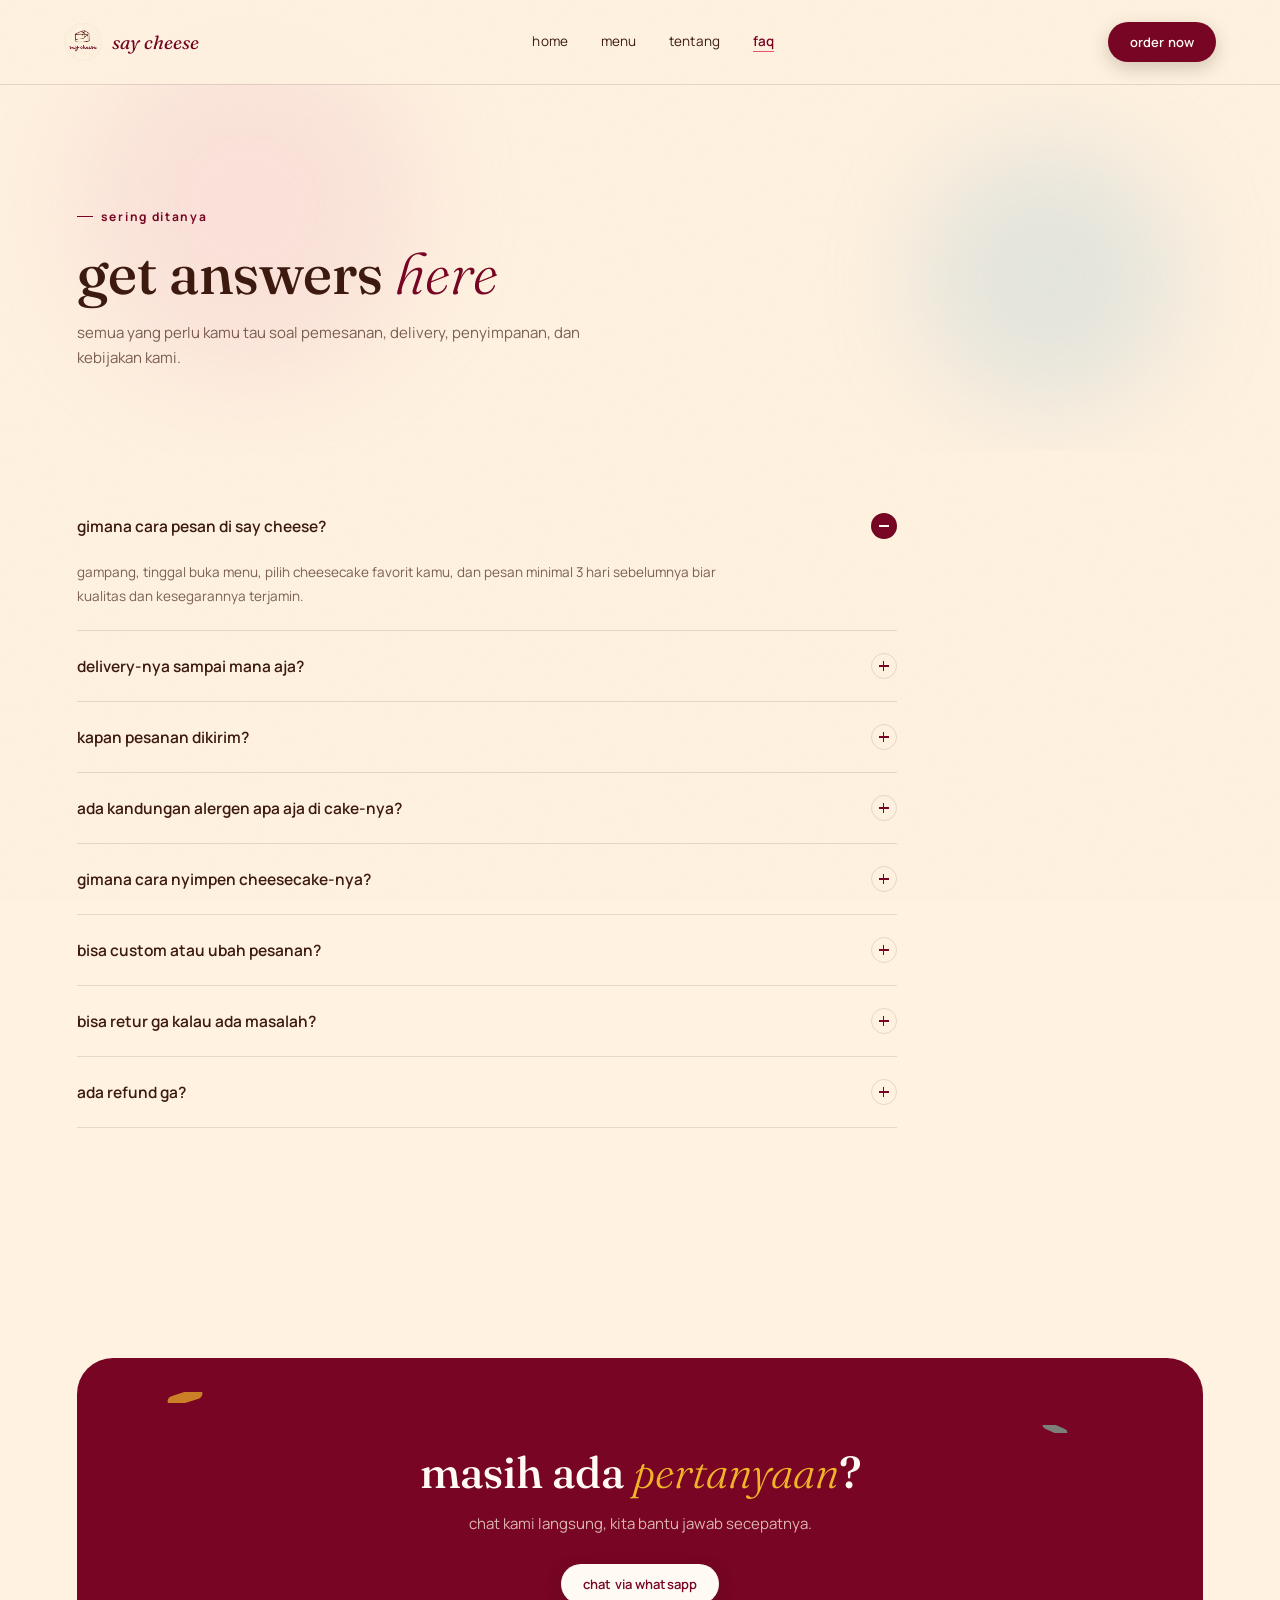
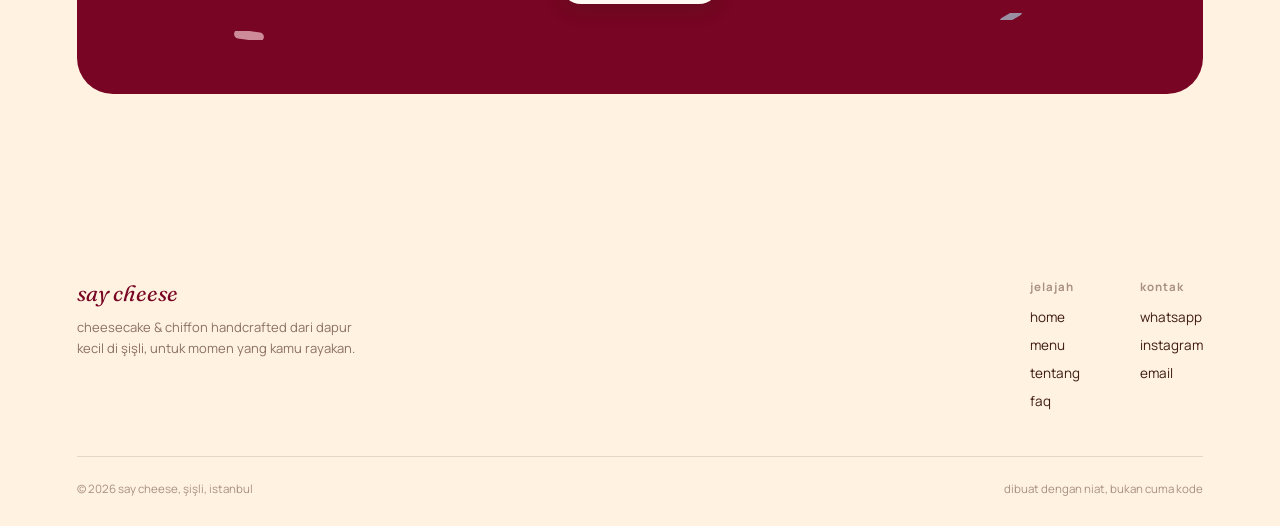
<file: faq.html>
<!DOCTYPE html>
<html lang="id">
<head>
<meta charset="UTF-8">
<meta name="viewport" content="width=device-width, initial-scale=1.0">
<title>faq, say cheese</title>
<meta name="description" content="pertanyaan yang sering ditanyakan soal pemesanan, delivery, penyimpanan, dan kebijakan say cheese.">
<link rel="preconnect" href="https://fonts.googleapis.com">
<link rel="preconnect" href="https://fonts.gstatic.com" crossorigin>
<link href="https://fonts.googleapis.com/css2?family=Fraunces:ital,opsz,wght@0,9..144,300;0,9..144,500;0,9..144,600;1,9..144,300;1,9..144,400&family=Manrope:wght@400;500;600;700&display=swap" rel="stylesheet">
<link rel="icon" href="favicon.ico" sizes="any">
<link rel="icon" href="favicon-32x32.png" type="image/png" sizes="32x32">
<link rel="icon" href="favicon-16x16.png" type="image/png" sizes="16x16">
<link rel="apple-touch-icon" href="apple-touch-icon.png">
<link rel="stylesheet" href="style.css?v=7">
</head>
<body class="subpage">
<div class="grain"></div>

<header id="header">
  <a href="index.html" class="brand">
    <img src="logo-mark.webp" alt="say cheese logo">
    <span>say cheese</span>
  </a>
  <nav class="links">
    <a href="index.html">home</a>
    <a href="menu.html">menu</a>
    <a href="about.html">tentang</a>
    <a href="faq.html" class="active">faq</a>
  </nav>
  <button class="menu-toggle" id="menuToggle" aria-label="buka menu"><span></span></button>
  <a href="https://wa.me/905313679454" class="btn" target="_blank" rel="noopener">order now</a>
</header>

<div class="mobile-menu" id="mobileMenu">
  <a href="index.html">home</a>
  <a href="menu.html">menu</a>
  <a href="about.html">tentang</a>
  <a href="faq.html" class="active">faq</a>
  <a href="https://wa.me/905313679454" class="btn" target="_blank" rel="noopener">order now</a>
</div>


<div class="page-hero">
  <div class="blob b1" style="opacity:.35"></div>
  <div class="blob b2" style="opacity:.3"></div>
  <div class="page-hero-inner">
    <span class="eyebrow-tag">sering ditanya</span>
    <h1>get answers <em>here</em></h1>
    <p>semua yang perlu kamu tau soal pemesanan, delivery, penyimpanan, dan kebijakan kami.</p>
  </div>
</div>

<section style="padding-top:0;">
  <div class="section-inner">
    <div class="faq-list">
      <div class="faq-item open">
        <button class="faq-q"><span>gimana cara pesan di say cheese?</span><span class="plus"></span></button>
        <div class="faq-a"><p>gampang, tinggal buka menu, pilih cheesecake favorit kamu, dan pesan minimal 3 hari sebelumnya biar kualitas dan kesegarannya terjamin.</p></div>
      </div>
      <div class="faq-item">
        <button class="faq-q"><span>delivery-nya sampai mana aja?</span><span class="plus"></span></button>
        <div class="faq-a"><p>kami delivery dalam area şişli, istanbul. buat area di luar itu, pengiriman dibantu third-party atau kurir.</p></div>
      </div>
      <div class="faq-item">
        <button class="faq-q"><span>kapan pesanan dikirim?</span><span class="plus"></span></button>
        <div class="faq-a"><p>slice cake dikirim tiap hari jumat, sedangkan whole cake ngikutin jadwal pengiriman sesuai pesanan kamu.</p></div>
      </div>
      <div class="faq-item">
        <button class="faq-q"><span>ada kandungan alergen apa aja di cake-nya?</span><span class="plus"></span></button>
        <div class="faq-a"><p>cake kami dibikin di dapur yang sama dan mengandung susu, gandum, dan telur. kamu bisa request perubahan tertentu dengan menghubungi kami langsung.</p></div>
      </div>
      <div class="faq-item">
        <button class="faq-q"><span>gimana cara nyimpen cheesecake-nya?</span><span class="plus"></span></button>
        <div class="faq-a"><p>simpan di kulkas dalam wadah kedap udara, tahan sampai 5 hari. kalau ditaruh di suhu ruang, habiskan dalam 3 jam biar tetap aman dan fresh.</p></div>
      </div>
      <div class="faq-item">
        <button class="faq-q"><span>bisa custom atau ubah pesanan?</span><span class="plus"></span></button>
        <div class="faq-a"><p>bisa, kamu bisa ubah pesanan sampai 1 hari sebelumnya dengan menghubungi kami lewat dm instagram. opsi custom tersedia untuk whole cake.</p></div>
      </div>
      <div class="faq-item">
        <button class="faq-q"><span>bisa retur ga kalau ada masalah?</span><span class="plus"></span></button>
        <div class="faq-a"><p>sayangnya karena sifat cake yang gampang basi, kami ga bisa terima retur. kalau ada masalah, langsung hubungi kami secepatnya ya.</p></div>
      </div>
      <div class="faq-item">
        <button class="faq-q"><span>ada refund ga?</span><span class="plus"></span></button>
        <div class="faq-a"><p>refund tersedia untuk kesalahan pengiriman dari pihak kami, atau masalah yang dilaporkan dalam 3 jam setelah cake diterima. kesalahan dari kurir di luar tanggung jawab kami.</p></div>
      </div>
    </div>
  </div>
</section>

<section id="pesan">
  <div class="cta reveal">
    <svg class="sprinkle" style="top:10%; left:8%; width:36px;" viewBox="0 0 40 12" fill="none"><rect width="40" height="12" rx="6" fill="#f0b429" transform="rotate(-18 20 6)"/></svg>
    <svg class="sprinkle" style="top:20%; right:12%; width:26px;" viewBox="0 0 40 12" fill="none"><rect width="40" height="12" rx="6" fill="#7fb69e" transform="rotate(24 20 6)"/></svg>
    <svg class="sprinkle" style="bottom:16%; left:14%; width:30px;" viewBox="0 0 40 12" fill="none"><rect width="40" height="12" rx="6" fill="#f3c6ce" transform="rotate(8 20 6)"/></svg>
    <svg class="sprinkle" style="bottom:22%; right:16%; width:24px;" viewBox="0 0 40 12" fill="none"><rect width="40" height="12" rx="6" fill="#a9c9d9" transform="rotate(-30 20 6)"/></svg>
    <h2>masih ada <em>pertanyaan</em>?</h2>
    <p>chat kami langsung, kita bantu jawab secepatnya.</p>
    <a href="https://wa.me/905313679454" class="btn" target="_blank" rel="noopener">chat via whatsapp</a>
  </div>
</section>

<footer>
  <div class="footer-top">
    <div class="footer-brand">
      <span>say cheese</span>
      <p>cheesecake & chiffon handcrafted dari dapur kecil di şişli, untuk momen yang kamu rayakan.</p>
    </div>
    <div class="footer-cols">
      <div class="footer-col">
        <h4>jelajah</h4>
        <a href="index.html">home</a>
        <a href="menu.html">menu</a>
        <a href="about.html">tentang</a>
        <a href="faq.html">faq</a>
      </div>
      <div class="footer-col">
        <h4>kontak</h4>
        <a href="https://wa.me/905313679454" target="_blank" rel="noopener">whatsapp</a>
        <a href="https://www.instagram.com/saycheese.ist" target="_blank" rel="noopener">instagram</a>
        <a href="mailto:safirakathmandari@gmail.com">email</a>
      </div>
    </div>
  </div>
  <div class="footer-bottom">
    <span>© 2026 say cheese, şişli, istanbul</span>
    <span>dibuat dengan niat, bukan cuma kode</span>
  </div>
</footer>

<script src="script.js?v=5"></script>
</body>
</html>
</file>
<file: style.css>
/* ==========================================================================
   say cheese design tokens
   palette dari logo asli (cream #fff2e0, wine #770523, cocoa #510c00)
   ========================================================================== */

:root{
  --cream:      #fff2e0;
  --cream-soft: #fffaf3;
  --cocoa:      #3d1a0f;
  --wine:       #770523;
  --wine-deep:  #4a0316;

  --strawberry: #e8546b;
  --mint:       #7fb69e;
  --butter:     #f0b429;
  --blush:      #f3c6ce;
  --sky:        #a9c9d9;

  --line: rgba(61,26,15,0.12);
  --shadow-color: 25deg 55% 15%;

  --font-display: 'Fraunces', serif;
  --font-body: 'Manrope', sans-serif;

  --ease: cubic-bezier(.22,.8,.32,1);
}

*,*::before,*::after{ box-sizing:border-box; }
*{ margin:0; padding:0; }
html{ scroll-behavior:smooth; }

body{
  background:var(--cream);
  color:var(--cocoa);
  font-family:var(--font-body);
  overflow-x:hidden;
  -webkit-font-smoothing:antialiased;
}

img{ max-width:100%; display:block; }
a{ color:inherit; }
::selection{ background:var(--strawberry); color:var(--cream-soft); }
.lowercase{ text-transform:lowercase; }

@media (prefers-reduced-motion: reduce){
  *{ animation-duration:.01ms !important; animation-iteration-count:1 !important; transition-duration:.01ms !important; scroll-behavior:auto !important; }
}

.grain{
  position:fixed; inset:0; pointer-events:none; opacity:.04; z-index:80; mix-blend-mode:multiply;
  background-image:url("data:image/svg+xml,%3Csvg xmlns='http://www.w3.org/2000/svg' width='140' height='140'%3E%3Cfilter id='n'%3E%3CfeTurbulence type='fractalNoise' baseFrequency='0.85' numOctaves='2'/%3E%3C/filter%3E%3Crect width='100%25' height='100%25' filter='url(%23n)'/%3E%3C/svg%3E");
}

/* ---------- header ---------- */
header{
  position:fixed; top:0; left:0; right:0; z-index:60;
  display:flex; align-items:center; justify-content:space-between;
  padding:22px clamp(20px,5vw,64px);
  transition:padding .3s var(--ease), background .3s var(--ease);
  background:rgba(255,242,224,0.0);
}
header.scrolled{
  padding-top:14px; padding-bottom:14px;
  background:rgba(255,242,224,0.9);
  backdrop-filter:blur(10px);
  box-shadow:0 1px 0 var(--line);
}
body.subpage header{ background:rgba(255,242,224,0.9); backdrop-filter:blur(10px); box-shadow:0 1px 0 var(--line); }
.brand{ display:flex; align-items:center; gap:10px; text-decoration:none; }
.brand img{ width:38px; height:38px; border-radius:50%; object-fit:cover; }
.brand span{ font-family:var(--font-display); font-style:italic; font-size:19px; text-transform:lowercase; color:var(--wine); }

nav.links{ display:flex; gap:clamp(16px,3vw,32px); }
nav.links a{
  text-decoration:none; font-size:13.5px; text-transform:lowercase; letter-spacing:.02em;
  color:var(--cocoa); position:relative; padding-bottom:2px;
}
nav.links a::after{
  content:''; position:absolute; left:0; bottom:0; width:0; height:1.5px; background:var(--strawberry);
  transition:width .3s var(--ease);
}
nav.links a:hover::after, nav.links a.active::after{ width:100%; }
nav.links a.active{ color:var(--wine); font-weight:600; }

/* ---------- mobile menu toggle ---------- */
.menu-toggle{
  display:none; width:38px; height:38px; border-radius:50%; border:1px solid var(--line);
  background:var(--cream-soft); align-items:center; justify-content:center; cursor:pointer; flex-shrink:0;
  position:relative; z-index:70;
}
.menu-toggle span{ display:block; width:16px; height:1.4px; background:var(--cocoa); position:relative; transition:background .2s ease .1s; }
.menu-toggle span::before,.menu-toggle span::after{
  content:''; position:absolute; left:0; width:16px; height:1.4px; background:var(--cocoa);
  transition:transform .3s var(--ease), top .3s var(--ease);
}
.menu-toggle span::before{ top:-5px; }
.menu-toggle span::after{ top:5px; }
.menu-toggle.open span{ background:transparent; }
.menu-toggle.open span::before{ top:0; transform:rotate(45deg); }
.menu-toggle.open span::after{ top:0; transform:rotate(-45deg); }

.mobile-menu{
  position:fixed; inset:0; z-index:55; background:var(--cream);
  display:flex; flex-direction:column; align-items:center; justify-content:center; gap:28px;
  opacity:0; pointer-events:none; transform:translateY(-12px);
  transition:opacity .35s var(--ease), transform .35s var(--ease);
}
.mobile-menu.open{ opacity:1; pointer-events:auto; transform:translateY(0); }
.mobile-menu a{
  font-family:var(--font-display); font-style:italic; font-size:26px; text-decoration:none;
  color:var(--cocoa); text-transform:lowercase;
}
.mobile-menu a.active{ color:var(--wine); }
.mobile-menu .btn{ margin-top:10px; }

.btn{
  display:inline-flex; align-items:center; gap:8px;
  background:var(--wine); color:var(--cream-soft) !important;
  padding:11px 22px; border-radius:100px; text-decoration:none;
  font-size:13px; text-transform:lowercase; font-weight:600; letter-spacing:.01em;
  transition:transform .3s var(--ease), background .3s var(--ease), box-shadow .3s var(--ease);
  box-shadow:0 6px 18px hsl(var(--shadow-color) / .22);
  border:none; cursor:pointer;
}
.btn:hover{ transform:translateY(-2px); background:var(--wine-deep); box-shadow:0 10px 24px hsl(var(--shadow-color) / .3); }

/* ---------- home hero ---------- */
.hero-stage{ position:relative; height:220vh; }
.hero-pin{
  position:sticky; top:0; height:100vh; display:flex; align-items:center; justify-content:center;
  overflow:hidden;
}
.blob{ position:absolute; border-radius:50%; filter:blur(50px); opacity:.5; z-index:1; will-change:transform; }
.b1{ width:340px; height:340px; background:var(--blush); top:8%; left:6%; }
.b2{ width:260px; height:260px; background:var(--sky); bottom:10%; right:8%; }
.b3{ width:200px; height:200px; background:var(--butter); top:14%; right:16%; opacity:.4; }
.b4{ width:180px; height:180px; background:var(--mint); bottom:20%; left:14%; opacity:.4; }

.hero-eyebrow{
  position:absolute; top:clamp(90px,14vh,140px); left:50%; transform:translateX(-50%);
  z-index:5; font-size:12px; letter-spacing:.14em; text-transform:lowercase; color:var(--wine); font-weight:700;
}
.hero-eyebrow span{ display:inline-flex; align-items:center; gap:8px; }
.hero-eyebrow span::before,.hero-eyebrow span::after{ content:''; width:20px; height:1px; background:var(--wine); }

.hero-title{ position:relative; z-index:4; text-align:center; }
.hero-title h1{
  font-family:var(--font-display); font-weight:500; text-transform:lowercase;
  font-size:clamp(38px,6.6vw,80px); line-height:1.03; letter-spacing:-.01em;
}
.hero-title h1 em{ font-style:italic; font-weight:300; color:var(--wine); }

.photo-card{
  position:relative; width:min(300px,60vw); aspect-ratio:4/5; border-radius:28px; overflow:hidden;
  margin-top:22px; transform-style:preserve-3d; will-change:transform; z-index:3;
  box-shadow:0 30px 50px hsl(var(--shadow-color) / .3);
  border:6px solid var(--cream-soft);
}
.photo-card img{ width:100%; height:100%; object-fit:cover; }

.hero-copy{ position:absolute; inset:0; pointer-events:none; display:flex; align-items:center; z-index:5; }
.hero-copy-block{
  position:absolute; max-width:260px; opacity:0; transform:translateY(24px);
  transition:opacity .6s var(--ease), transform .6s var(--ease);
}
.hero-copy-block.left{ left:5vw; bottom:20%; }
.hero-copy-block.right{ right:5vw; bottom:20%; text-align:right; }
.hero-copy-block.visible{ opacity:1; transform:translateY(0); }
.hero-copy-block .eyebrow{ font-size:11.5px; letter-spacing:.12em; color:var(--mint); text-transform:lowercase; display:block; margin-bottom:8px; font-weight:700;}
.hero-copy-block p{ font-size:14px; line-height:1.6; color:rgba(61,26,15,0.68); text-transform:lowercase; }

.scroll-hint{
  position:absolute; bottom:34px; left:50%; transform:translateX(-50%); z-index:6;
  font-size:11px; letter-spacing:.1em; color:rgba(61,26,15,0.45); text-transform:lowercase;
  display:flex; flex-direction:column; align-items:center; gap:8px; transition:opacity .4s ease;
}
.scroll-hint .bar{ width:1px; height:34px; background:rgba(61,26,15,0.3); position:relative; overflow:hidden; }
.scroll-hint .bar::after{
  content:''; position:absolute; top:-100%; left:0; width:100%; height:100%; background:var(--wine);
  animation:drip 1.6s ease-in-out infinite;
}
@keyframes drip{ 0%{top:-100%;} 60%{top:100%;} 100%{top:100%;} }

/* ---------- page hero (subpages) ---------- */
.page-hero{
  padding:clamp(150px,20vw,200px) clamp(20px,6vw,80px) clamp(50px,7vw,80px);
  position:relative; overflow:hidden;
}
.page-hero .blob{ z-index:0; }
.page-hero-inner{ position:relative; z-index:2; max-width:820px; }
.page-hero h1{ font-family:var(--font-display); font-weight:500; text-transform:lowercase; font-size:clamp(34px,5.2vw,58px); line-height:1.05; }
.page-hero h1 em{ font-style:italic; font-weight:300; color:var(--wine); }
.page-hero p{ margin-top:16px; font-size:15px; line-height:1.7; color:rgba(61,26,15,0.68); text-transform:lowercase; max-width:520px; }

/* ---------- section shell ---------- */
section{ position:relative; padding:clamp(50px,9vw,120px) clamp(20px,6vw,80px); }
.section-inner{ max-width:1180px; margin:0 auto; }
.eyebrow-tag{
  font-size:12px; letter-spacing:.14em; text-transform:lowercase; color:var(--wine);
  display:inline-flex; align-items:center; gap:8px; font-weight:700; margin-bottom:18px;
}
.eyebrow-tag::before{ content:''; width:16px; height:1px; background:var(--wine); display:inline-block; }

.reveal{ opacity:0; transform:translateY(36px); transition:opacity .8s var(--ease), transform .8s var(--ease); }
.reveal.in{ opacity:1; transform:translateY(0); }
.reveal.d1{ transition-delay:.08s; }
.reveal.d2{ transition-delay:.16s; }
.reveal.d3{ transition-delay:.24s; }
.reveal.d4{ transition-delay:.32s; }

h2{ font-family:var(--font-display); font-weight:500; text-transform:lowercase; font-size:clamp(28px,4vw,44px); line-height:1.1; }
h2 em{ font-style:italic; font-weight:300; color:var(--wine); }

/* ---------- home: bakery teaser ---------- */
.bakery-grid{ display:grid; grid-template-columns:repeat(2,1fr); gap:24px; margin-top:40px; }
.bakery-card{
  position:relative; border-radius:24px; overflow:hidden; aspect-ratio:4/3; text-decoration:none;
  display:flex; align-items:flex-end; padding:26px;
}
.bakery-card img{ position:absolute; inset:0; width:100%; height:100%; object-fit:cover; transition:transform .5s var(--ease); }
.bakery-card:hover img{ transform:scale(1.06); }
.bakery-card::after{ content:''; position:absolute; inset:0; background:linear-gradient(to top, rgba(61,26,15,0.75), rgba(61,26,15,0) 55%); }
.bakery-card-label{ position:relative; z-index:2; color:var(--cream-soft); }
.bakery-card-label span{ font-family:var(--font-display); font-style:italic; font-size:24px; text-transform:lowercase; }
.bakery-card-label small{ display:block; font-size:11.5px; letter-spacing:.1em; text-transform:lowercase; opacity:.85; margin-top:6px; }

/* ---------- about visual ---------- */
.about{ display:grid; grid-template-columns:1fr 1fr; gap:60px; align-items:center; }
.about-visual{ position:relative; }
.about-photo{
  border-radius:28px; overflow:hidden; aspect-ratio:4/5; position:relative;
}
.about-photo img{ width:100%; height:100%; object-fit:cover; }
.about-badge{
  position:absolute; bottom:-24px; right:-18px; background:var(--wine); color:var(--cream-soft);
  border-radius:50%; width:118px; height:118px; display:flex; align-items:center; justify-content:center;
  text-align:center; font-family:var(--font-display); font-style:italic; font-size:13px; line-height:1.3;
  box-shadow:0 14px 30px hsl(var(--shadow-color) / .3); text-transform:lowercase;
  animation:spin-slow 18s linear infinite;
}
@keyframes spin-slow{ from{transform:rotate(0)} to{transform:rotate(360deg)} }
.about-copy p{ font-size:15px; line-height:1.8; color:rgba(61,26,15,0.75); margin-top:16px; text-transform:lowercase; }

/* ---------- values grid (about page) ---------- */
.values-grid{ display:grid; grid-template-columns:repeat(4,1fr); gap:22px; margin-top:44px; }
.value-card{
  background:var(--cream-soft); border-radius:22px; padding:28px 22px; border:1px solid var(--line);
  transition:transform .4s var(--ease), box-shadow .4s var(--ease);
}
.value-card:hover{ transform:translateY(-6px); box-shadow:0 18px 36px hsl(var(--shadow-color) / .14); }
.value-icon{ width:40px; height:40px; border-radius:50%; margin-bottom:16px; }
.value-card h3{ font-family:var(--font-display); font-weight:500; text-transform:lowercase; font-size:17px; margin-bottom:8px; }
.value-card p{ font-size:12.5px; line-height:1.65; color:rgba(61,26,15,0.65); text-transform:lowercase; }

/* ---------- how it works ---------- */
.how{ background:var(--cream-soft); }
.how-grid{ display:grid; grid-template-columns:repeat(3,1fr); gap:28px; margin-top:44px; }
.how-card{
  background:var(--cream); border-radius:22px; padding:30px 26px; position:relative;
  border:1px solid var(--line); transition:transform .4s var(--ease), box-shadow .4s var(--ease);
}
.how-card:hover{ transform:translateY(-6px); box-shadow:0 18px 36px hsl(var(--shadow-color) / .14); }
.how-num{ font-family:var(--font-display); font-style:italic; font-size:34px; color:var(--strawberry); margin-bottom:14px; }
.how-card h3{ font-family:var(--font-display); font-weight:500; text-transform:lowercase; font-size:19px; margin-bottom:10px; }
.how-card p{ font-size:13.5px; line-height:1.65; color:rgba(61,26,15,0.68); text-transform:lowercase; }

/* ---------- menu ---------- */
.menu-intro{ display:flex; justify-content:space-between; align-items:flex-end; gap:24px; flex-wrap:wrap; }
.menu-tabs{ display:flex; gap:8px; margin-top:26px; flex-wrap:wrap; }
.menu-tab{
  border:1px solid var(--line); background:transparent; padding:9px 18px; border-radius:100px;
  font-size:12.5px; text-transform:lowercase; cursor:pointer; color:var(--cocoa); font-family:var(--font-body);
  transition:all .3s var(--ease);
}
.menu-tab.active, .menu-tab:hover{ background:var(--wine); color:var(--cream-soft); border-color:var(--wine); }

.menu-groups{ margin-top:36px; }
.menu-group{ display:none; }
.menu-group.active{ display:block; }
.menu-group-title{ font-family:var(--font-display); font-style:italic; font-size:15px; color:var(--wine); margin-bottom:6px; text-transform:lowercase; }
.menu-group-sub{ font-size:12.5px; color:rgba(61,26,15,0.55); text-transform:lowercase; margin-bottom:18px; }

.menu-grid{ display:grid; grid-template-columns:repeat(auto-fill,minmax(270px,1fr)); gap:18px; margin-bottom:36px; }
.menu-card{
  --tilt-x:0deg; --tilt-y:0deg;
  background:var(--cream-soft); border-radius:20px; padding:0; border:1px solid var(--line);
  transform:perspective(700px) rotateX(var(--tilt-x)) rotateY(var(--tilt-y));
  transition:transform .25s var(--ease), box-shadow .25s var(--ease);
  position:relative; overflow:hidden;
}
.menu-card:hover{ box-shadow:0 20px 40px hsl(var(--shadow-color) / .16); }
.menu-card-photo{ width:100%; aspect-ratio:16/11; overflow:hidden; background:var(--blush); }
.menu-card-photo img{ width:100%; height:100%; object-fit:cover; }
.menu-card-body{ padding:20px 22px 22px; }
.menu-card-top{ display:flex; justify-content:space-between; align-items:flex-start; gap:12px; }
.menu-card h4{ font-family:var(--font-display); font-weight:500; font-size:17px; text-transform:lowercase; max-width:75%; line-height:1.25; }
.menu-card .price{ font-family:var(--font-display); font-style:italic; color:var(--wine); font-size:16px; white-space:nowrap; }
.menu-card p{ font-size:12.5px; line-height:1.6; color:rgba(61,26,15,0.62); margin-top:10px; text-transform:lowercase; }
.menu-card .addons{ margin-top:12px; display:flex; flex-wrap:wrap; gap:6px; }
.menu-card .addons span{
  font-size:10.5px; letter-spacing:.02em; text-transform:lowercase;
  background:rgba(61,26,15,0.06); padding:4px 10px; border-radius:100px; color:var(--cocoa);
}
.menu-card .tag{
  display:inline-block; margin-top:12px; font-size:10.5px; letter-spacing:.06em; text-transform:lowercase;
  background:var(--wine); color:var(--cream-soft); padding:4px 10px; border-radius:100px;
}
.menu-note{
  background:var(--blush); border-radius:18px; padding:20px 24px; font-size:13px; line-height:1.7;
  color:rgba(61,26,15,0.75); text-transform:lowercase; margin-top:4px;
}
.menu-note strong{ color:var(--wine); }

/* ---------- faq ---------- */
.faq-list{ margin-top:40px; max-width:820px; }
.faq-item{ border-bottom:1px solid var(--line); }
.faq-q{
  width:100%; text-align:left; background:none; border:none; cursor:pointer;
  padding:22px 0; display:flex; justify-content:space-between; align-items:center; gap:20px;
  font-family:var(--font-body); font-size:15.5px; color:var(--cocoa); text-transform:lowercase; font-weight:600;
}
.faq-q .plus{
  flex-shrink:0; width:26px; height:26px; border-radius:50%; border:1px solid var(--line);
  display:flex; align-items:center; justify-content:center; position:relative; transition:transform .35s var(--ease), background .3s ease;
}
.faq-q .plus::before,.faq-q .plus::after{ content:''; position:absolute; background:var(--wine); }
.faq-q .plus::before{ width:10px; height:1.4px; }
.faq-q .plus::after{ width:1.4px; height:10px; transition:opacity .3s ease; }
.faq-item.open .faq-q .plus{ transform:rotate(180deg); background:var(--wine); }
.faq-item.open .faq-q .plus::before,.faq-item.open .faq-q .plus::after{ background:var(--cream-soft); }
.faq-item.open .faq-q .plus::after{ opacity:0; }
.faq-a{ max-height:0; overflow:hidden; transition:max-height .4s var(--ease); }
.faq-a p{ padding-bottom:22px; font-size:13.5px; line-height:1.75; color:rgba(61,26,15,0.68); max-width:640px; text-transform:lowercase; }

/* ---------- testimonials ---------- */
.testi{ background:var(--cream-soft); overflow:hidden; }
.marquee-wrap{ margin-top:40px; overflow:hidden; }
.marquee{ display:flex; gap:20px; width:max-content; animation:scroll-left 34s linear infinite; }
.marquee:hover{ animation-play-state:paused; }
@keyframes scroll-left{ from{transform:translateX(0);} to{transform:translateX(-50%);} }
.testi-card{
  background:var(--cream); border-radius:20px; padding:26px; width:320px; flex-shrink:0; border:1px solid var(--line);
}
.testi-card p{ font-size:13.5px; line-height:1.7; color:rgba(61,26,15,0.75); text-transform:lowercase; min-height:76px; }
.testi-card .who{ display:flex; align-items:center; gap:10px; margin-top:16px; }
.testi-card .avatar{ width:34px; height:34px; border-radius:50%; display:flex; align-items:center; justify-content:center; font-family:var(--font-display); font-style:italic; color:var(--cream-soft); font-size:14px; }
.testi-card .who strong{ display:block; font-size:12.5px; text-transform:lowercase; }
.testi-card .who span{ font-size:11px; color:rgba(61,26,15,0.5); text-transform:lowercase; }
.testi-note{ margin-top:22px; font-size:11.5px; color:rgba(61,26,15,0.45); text-transform:lowercase; }

/* ---------- cta ---------- */
.cta{
  position:relative; background:var(--wine); border-radius:36px; padding:clamp(50px,8vw,90px) clamp(24px,6vw,60px);
  text-align:center; overflow:hidden;
}
.cta h2{ color:var(--cream-soft); }
.cta h2 em{ color:var(--butter); }
.cta p{ color:rgba(255,242,224,0.75); margin-top:16px; font-size:15px; text-transform:lowercase; }
.cta .btn{ background:var(--cream-soft); color:var(--wine) !important; margin-top:30px; }
.cta .btn:hover{ background:var(--butter); }
.sprinkle{ position:absolute; z-index:0; opacity:.7; will-change:transform; }

/* ---------- footer ---------- */
footer{ padding:70px clamp(20px,6vw,80px) 30px; }
.footer-top{ display:flex; justify-content:space-between; gap:40px; flex-wrap:wrap; padding-bottom:36px; border-bottom:1px solid var(--line); }
.footer-brand span{ font-family:var(--font-display); font-style:italic; font-size:22px; color:var(--wine); text-transform:lowercase; }
.footer-brand p{ font-size:13px; color:rgba(61,26,15,0.6); margin-top:10px; max-width:280px; line-height:1.6; text-transform:lowercase; }
.footer-cols{ display:flex; gap:60px; flex-wrap:wrap; }
.footer-col h4{ font-size:11.5px; text-transform:lowercase; letter-spacing:.08em; color:rgba(61,26,15,0.45); margin-bottom:14px; }
.footer-col a{ display:block; font-size:13.5px; text-decoration:none; margin-bottom:10px; text-transform:lowercase; color:var(--cocoa); transition:color .25s ease; }
.footer-col a:hover{ color:var(--wine); }
.footer-bottom{ display:flex; justify-content:space-between; padding-top:24px; font-size:11.5px; color:rgba(61,26,15,0.45); text-transform:lowercase; flex-wrap:wrap; gap:10px; }

/* ---------- responsive ---------- */
@media (max-width:860px){
  nav.links{ display:none; }
  .menu-toggle{ display:flex; }
  .about{ grid-template-columns:1fr; }
  .how-grid{ grid-template-columns:1fr; }
  .bakery-grid{ grid-template-columns:1fr; }
  .values-grid{ grid-template-columns:repeat(2,1fr); }
  .footer-top{ flex-direction:column; }
  header .btn{ display:none; }
}
@media (max-width:520px){
  .hero-copy-block{ display:none; }
  .menu-intro{ flex-direction:column; align-items:flex-start; }
  .values-grid{ grid-template-columns:1fr; }
}
</file>
